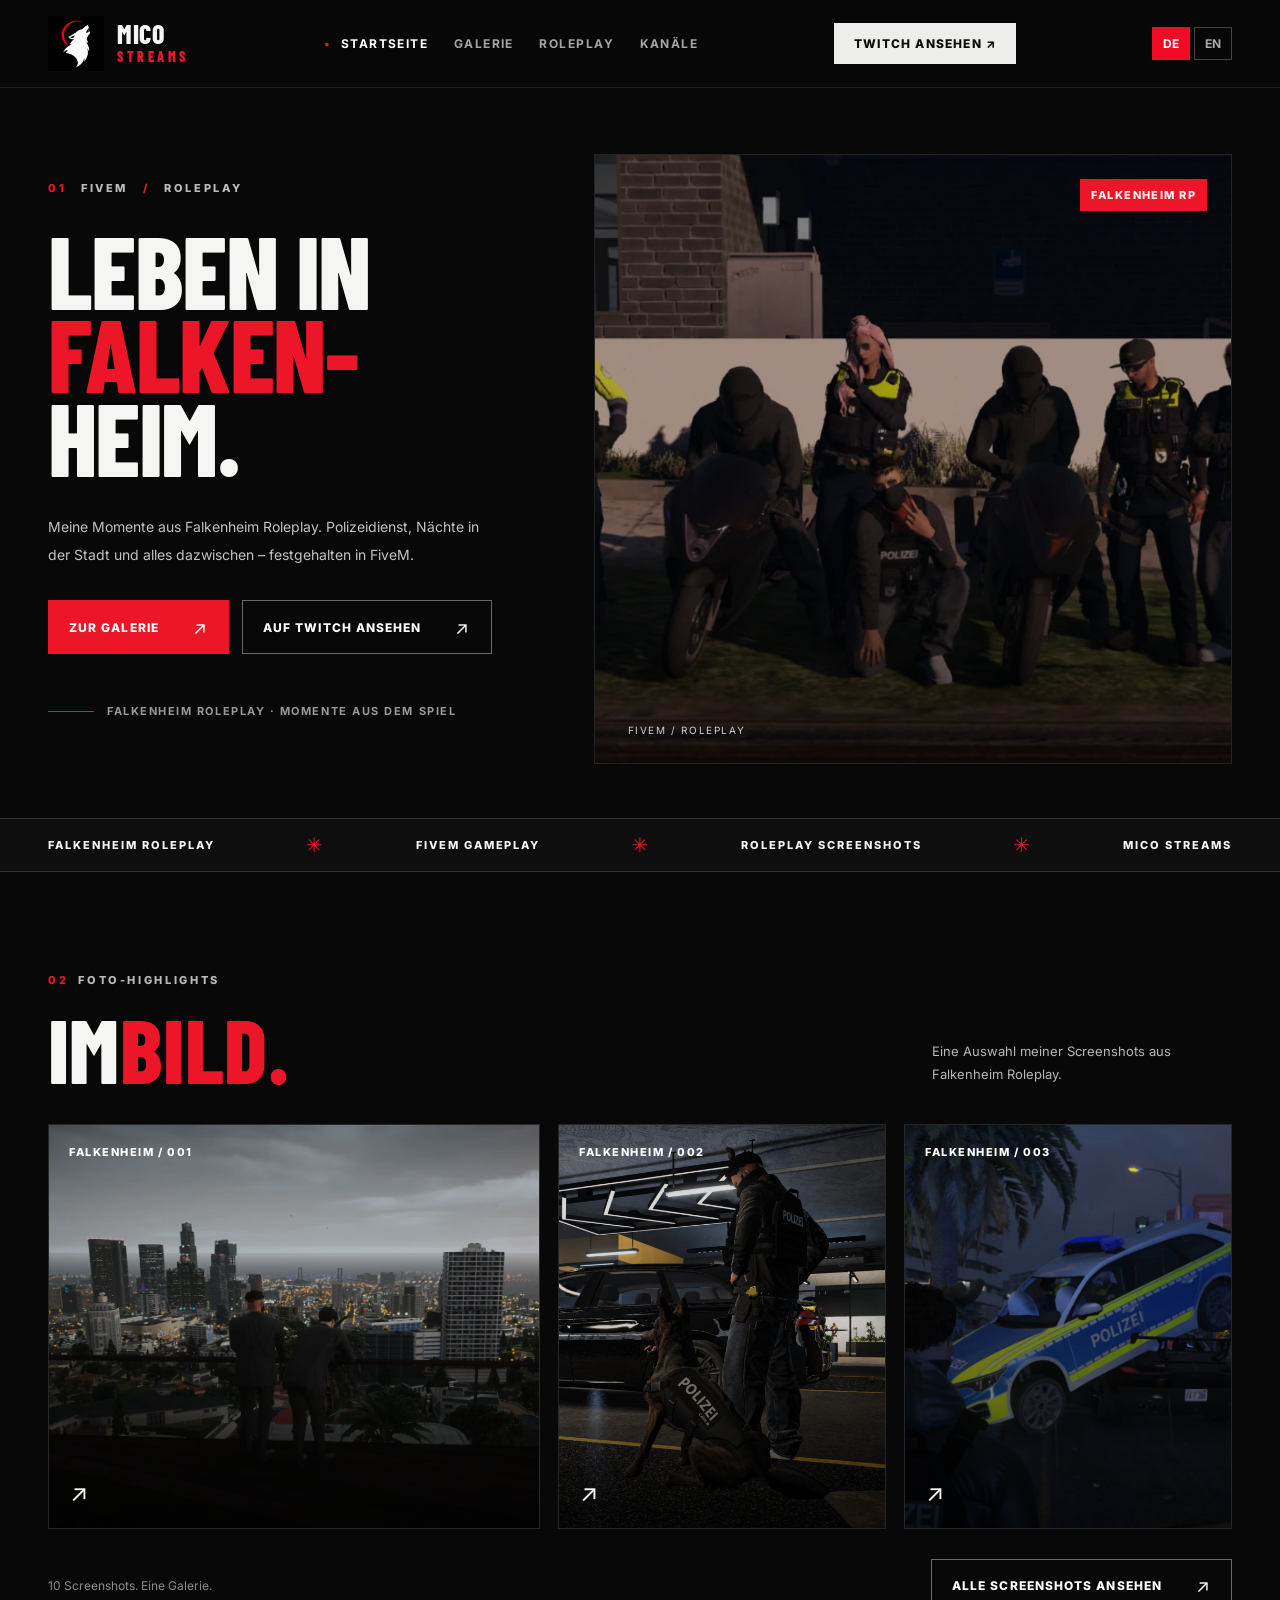
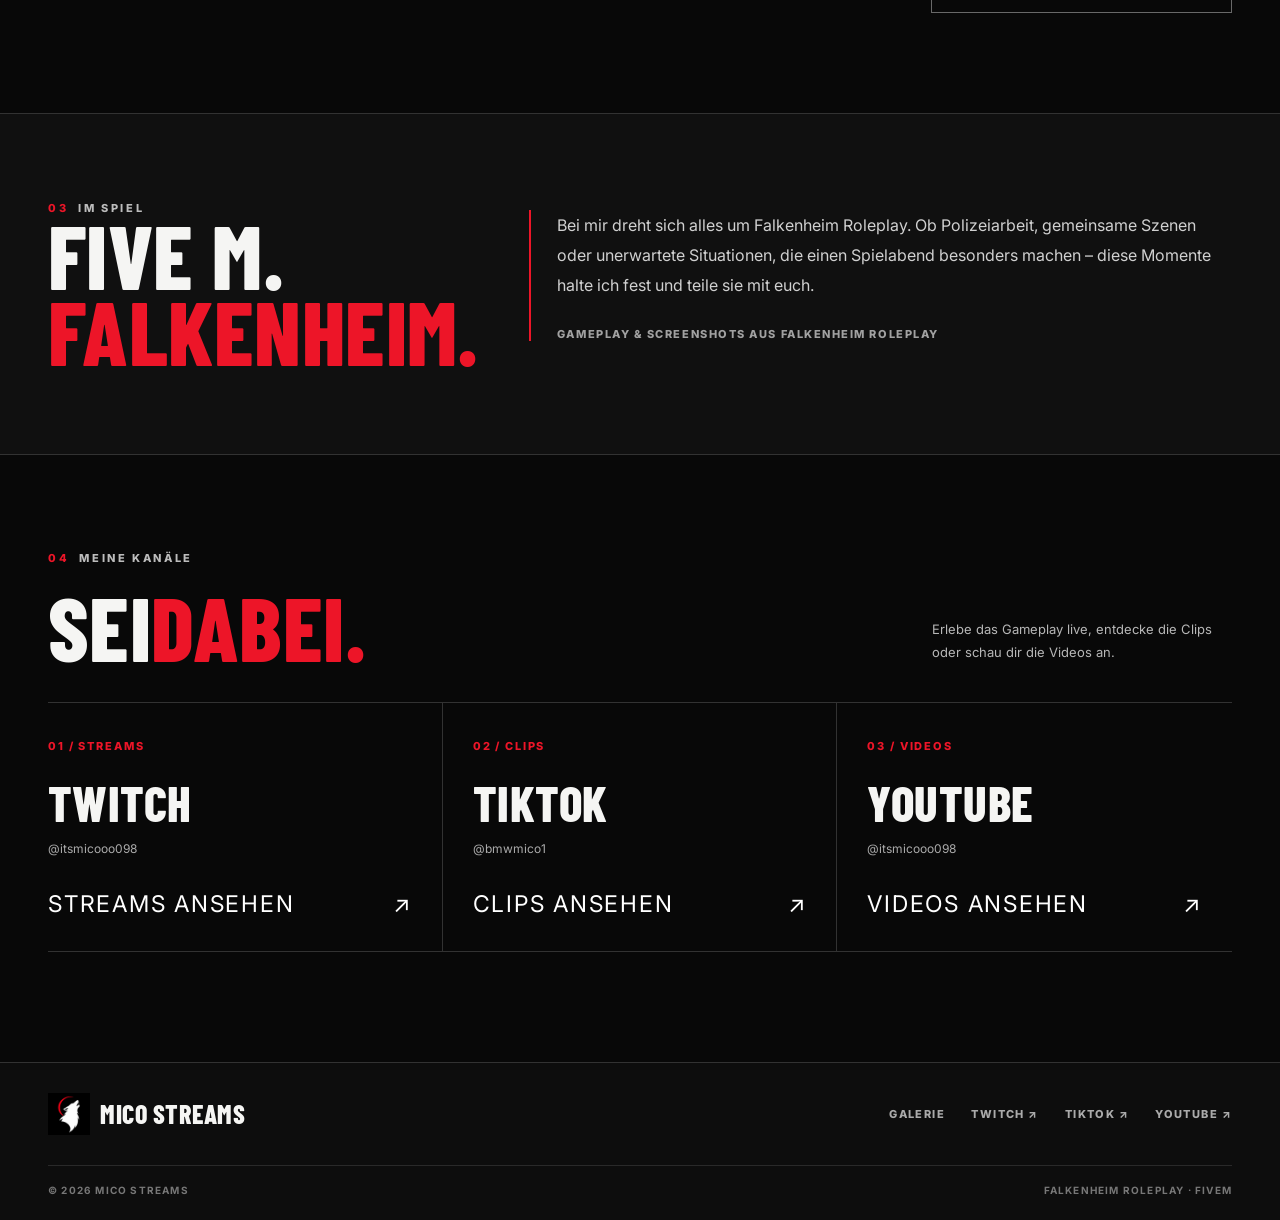
<file: index.html>
<!DOCTYPE html>

<html lang="de">
<head>
<meta charset="utf-8"/><meta content="width=device-width, initial-scale=1" name="viewport"/>
<meta content="#080808" name="theme-color"/>
<meta content="Mico Streams – FiveM-Gameplay, Screenshots, Streams und Videos aus Falkenheim Roleplay." data-de-content="Mico Streams – FiveM-Gameplay, Screenshots, Streams und Videos aus Falkenheim Roleplay." data-en-content="Mico Streams — FiveM gameplay and Falkenheim Roleplay screenshots, streams and videos." name="description"/>
<meta content="Mico Streams | Falkenheim Roleplay" property="og:title"/><meta content="Mico Streams – FiveM-Gameplay, Screenshots, Streams und Videos aus Falkenheim Roleplay." data-de-content="Mico Streams – FiveM-Gameplay, Screenshots, Streams und Videos aus Falkenheim Roleplay." data-en-content="FiveM roleplay moments from Falkenheim Roleplay." property="og:description"/><meta content="website" property="og:type"/>
<title data-de="Startseite — Mico Streams" data-en="Home — Mico Streams">Startseite — Mico Streams</title>
<link href="./logo.png" rel="icon" type="image/png"/>
<link href="https://fonts.googleapis.com" rel="preconnect"/><link crossorigin="" href="https://fonts.gstatic.com" rel="preconnect"/>
<link href="https://fonts.googleapis.com/css2?family=Barlow+Condensed:wght@600;700;800&amp;family=Inter:wght@400;500;600;700;800&amp;display=swap" rel="stylesheet"/>
<link href="./styles.css" rel="stylesheet"/><script defer="" src="./main.js"></script>
</head>
<body><a class="skip" href="#main"><span data-de="Zum Inhalt springen" data-en="Skip to content">Zum Inhalt springen</span></a>
<header class="topbar"><div class="shell topbar-inner">
<a aria-label="Mico Streams — Startseite" class="brand" data-de-aria-label="Mico Streams — Startseite" data-en-aria-label="Mico Streams — home" href="./index.html"><img alt="" src="./logo.png"/><span class="brand-label">MICO<span>STREAMS</span></span></a>
<nav aria-label="Hauptnavigation" data-de-aria-label="Hauptnavigation" data-en-aria-label="Main navigation"><a aria-current="page" class="nav-item" href="./index.html"><span data-de="Startseite" data-en="Home">Startseite</span></a><a class="nav-item" href="./gallery.html"><span data-de="Galerie" data-en="Gallery">Galerie</span></a><a class="nav-item" href="./index.html#roleplay">Roleplay</a><a class="nav-item" href="./index.html#socials"><span data-de="Kanäle" data-en="Socials">Kanäle</span></a></nav>
<a class="nav-cta" href="https://www.twitch.tv/itsmicooo098" rel="noopener noreferrer" target="_blank"><span data-de="Twitch ansehen ↗" data-en="Watch Twitch ↗">Twitch ansehen ↗</span></a>
<div aria-label="Sprache / Language" class="language-switch" role="group"><button aria-label="Deutsch" aria-pressed="true" data-language="de" type="button">DE</button><button aria-label="English" aria-pressed="false" data-language="en" type="button">EN</button></div></div></header>
<main id="main">
<section aria-labelledby="hero-title" class="hero"><div class="shell hero-layout">
<div class="hero-copy" data-reveal="">
<div class="eyebrow"><strong>01</strong> FIVEM <span class="slash">/</span> ROLEPLAY</div>
<h1 id="hero-title"><span data-de="LEBEN IN" data-en="LIFE IN">LEBEN IN</span><br/><span>FALKEN-</span><br/>HEIM.</h1>
<p><span data-de="Meine Momente aus Falkenheim Roleplay. Polizeidienst, Nächte in der Stadt und alles dazwischen – festgehalten in FiveM." data-en="My moments from Falkenheim Roleplay. Police shifts, city nights and everything that happens in between — captured through FiveM gameplay.">Meine Momente aus Falkenheim Roleplay. Polizeidienst, Nächte in der Stadt und alles dazwischen – festgehalten in FiveM.</span></p>
<div class="button-row"><a class="button button-red" href="./gallery.html"><span data-de="Zur Galerie" data-en="View the gallery">Zur Galerie</span><span aria-hidden="true" class="arrow">↗</span></a><a class="button button-ghost" href="https://www.twitch.tv/itsmicooo098" rel="noopener noreferrer" target="_blank"><span data-de="Auf Twitch ansehen" data-en="Watch on Twitch">Auf Twitch ansehen</span><span aria-hidden="true" class="arrow">↗</span></a></div>
<div class="hero-quote"><span class="short-line"></span><span data-de="Falkenheim Roleplay · Momente aus dem Spiel" data-en="Falkenheim Roleplay · In-game moments">Falkenheim Roleplay · Momente aus dem Spiel</span></div>
</div>
<div class="hero-visual" data-reveal=""><img alt="Gruppe von Charakteren und Polizisten mit Motorrädern in Falkenheim Roleplay" data-de-alt="Gruppe von Charakteren und Polizisten mit Motorrädern in Falkenheim Roleplay" data-en-alt="Group of characters and police officers with motorcycles in Falkenheim Roleplay" fetchpriority="high" src="./squad.webp"/><span class="hero-corner">FALKENHEIM RP</span><div class="hero-caption"><small>FiveM / Roleplay</small></div></div>
</div></section>
<div class="ticker"><div class="shell ticker-inner"><span>FALKENHEIM ROLEPLAY</span><i aria-hidden="true">✳</i><span>FIVEM GAMEPLAY</span><i aria-hidden="true">✳</i><span>ROLEPLAY SCREENSHOTS</span><i aria-hidden="true">✳</i><span>MICO STREAMS</span></div></div>
<section class="content-section" id="highlights"><div class="shell">
<div class="section-heading" data-reveal=""><div><div class="eyebrow"><strong>02</strong><span data-de="FOTO-HIGHLIGHTS" data-en="PHOTO HIGHLIGHTS">FOTO-HIGHLIGHTS</span></div><h2><span data-de="IM" data-en="IN THE">IM</span><em><span data-de="BILD." data-en="FRAME.">BILD.</span></em></h2></div><p><span data-de="Eine Auswahl meiner Screenshots aus Falkenheim Roleplay." data-en="A selection of screenshots from my gameplay on Falkenheim Roleplay.">Eine Auswahl meiner Screenshots aus Falkenheim Roleplay.</span></p></div>
<div class="feature-grid">
<a aria-label="Galerie öffnen" class="feature-card" data-de-aria-label="Galerie öffnen" data-en-aria-label="Open gallery" data-reveal="" href="./gallery.html"><img alt="Rollenspielcharaktere mit Blick über die Stadt" data-de-alt="Rollenspielcharaktere mit Blick über die Stadt" data-en-alt="Roleplay characters overlooking the city" loading="lazy" src="./cityscape.webp"/><span class="feature-label">FALKENHEIM / 001</span><span class="feature-name"><span aria-hidden="true">↗</span></span></a>
<a aria-label="Galerie öffnen" class="feature-card" data-de-aria-label="Galerie öffnen" data-en-aria-label="Open gallery" data-reveal="" href="./gallery.html"><img alt="Polizist mit Diensthund" data-de-alt="Polizist mit Diensthund" data-en-alt="Police officer with police dog" loading="lazy" src="./k9.webp"/><span class="feature-label">FALKENHEIM / 002</span><span class="feature-name"><span aria-hidden="true">↗</span></span></a>
<a aria-label="Galerie öffnen" class="feature-card" data-de-aria-label="Galerie öffnen" data-en-aria-label="Open gallery" data-reveal="" href="./gallery.html"><img alt="Polizeiauto auf einem anderen Fahrzeug" data-de-alt="Polizeiauto auf einem anderen Fahrzeug" data-en-alt="Police car on top of another vehicle" loading="lazy" src="./police-car.webp"/><span class="feature-label">FALKENHEIM / 003</span><span class="feature-name"><span aria-hidden="true">↗</span></span></a>
</div>
<div class="section-bottom" data-reveal=""><p><span data-de="10 Screenshots. Eine Galerie." data-en="10 screenshots. One gallery.">10 Screenshots. Eine Galerie.</span></p><a class="button button-ghost" href="./gallery.html"><span data-de="Alle Screenshots ansehen" data-en="See all screenshots">Alle Screenshots ansehen</span><span aria-hidden="true" class="arrow">↗</span></a></div>
</div></section>
<section class="rp-band" id="roleplay"><div class="shell rp-inner"><div data-reveal=""><div class="eyebrow"><strong>03</strong><span data-de="IM SPIEL" data-en="IN GAME">IM SPIEL</span></div><h2>FIVE M.<br/><span>FALKENHEIM.</span></h2></div><div class="rp-copy" data-reveal=""><p><span data-de="Bei mir dreht sich alles um Falkenheim Roleplay. Ob Polizeiarbeit, gemeinsame Szenen oder unerwartete Situationen, die einen Spielabend besonders machen – diese Momente halte ich fest und teile sie mit euch." data-en="My content focuses on roleplay in Falkenheim Roleplay. From police work and group scenes to the unexpected situations that make a session memorable — these are the moments I like to capture and share.">Bei mir dreht sich alles um Falkenheim Roleplay. Ob Polizeiarbeit, gemeinsame Szenen oder unerwartete Situationen, die einen Spielabend besonders machen – diese Momente halte ich fest und teile sie mit euch.</span></p><div class="rp-note"><span data-de="Gameplay &amp; Screenshots aus Falkenheim Roleplay" data-en="Gameplay &amp; screenshots from Falkenheim Roleplay">Gameplay &amp; Screenshots aus Falkenheim Roleplay</span></div></div></div></section>
<section class="socials-section" id="socials"><div class="shell"><div class="section-heading" data-reveal=""><div><div class="eyebrow"><strong>04</strong><span data-de="MEINE KANÄLE" data-en="MY CHANNELS">MEINE KANÄLE</span></div><h2><span data-de="SEI" data-en="FOLLOW">SEI</span><em><span data-de="DABEI." data-en="ALONG.">DABEI.</span></em></h2></div><p><span data-de="Erlebe das Gameplay live, entdecke die Clips oder schau dir die Videos an." data-en="Watch the gameplay live, catch the clips, or check out the videos.">Erlebe das Gameplay live, entdecke die Clips oder schau dir die Videos an.</span></p></div>
<div class="social-grid">
<a class="social" href="https://www.twitch.tv/itsmicooo098" rel="noopener noreferrer" target="_blank"><span class="social-no">01 / STREAMS</span><h3>TWITCH</h3><p>@itsmicooo098</p><div class="social-action"><span data-de="Streams ansehen" data-en="Watch streams">Streams ansehen</span><span aria-hidden="true">↗</span></div></a>
<a class="social" href="https://www.tiktok.com/@bmwmico1" rel="noopener noreferrer" target="_blank"><span class="social-no">02 / CLIPS</span><h3>TIKTOK</h3><p>@bmwmico1</p><div class="social-action"><span data-de="Clips ansehen" data-en="Watch clips">Clips ansehen</span><span aria-hidden="true">↗</span></div></a>
<a class="social" href="https://www.youtube.com/@itsmicooo098" rel="noopener noreferrer" target="_blank"><span class="social-no">03 / VIDEOS</span><h3>YOUTUBE</h3><p>@itsmicooo098</p><div class="social-action"><span data-de="Videos ansehen" data-en="Watch videos">Videos ansehen</span><span aria-hidden="true">↗</span></div></a>
</div>
</div></section>
</main><footer class="site-footer"><div class="shell">
<div class="footer-top"><a class="footer-logo" href="./index.html"><img alt="" src="./logo.png"/> MICO STREAMS</a>
<div class="footer-links"><a href="./gallery.html"><span data-de="Galerie" data-en="Gallery">Galerie</span></a><a href="https://www.twitch.tv/itsmicooo098" rel="noopener noreferrer" target="_blank">Twitch ↗</a><a href="https://www.tiktok.com/@bmwmico1" rel="noopener noreferrer" target="_blank">TikTok ↗</a><a href="https://www.youtube.com/@itsmicooo098" rel="noopener noreferrer" target="_blank">YouTube ↗</a></div></div>
<div class="footer-bottom"><span>© <span id="year">2026</span> Mico Streams</span><span>Falkenheim Roleplay · FiveM</span></div>
</div></footer>
</body></html>
</file>
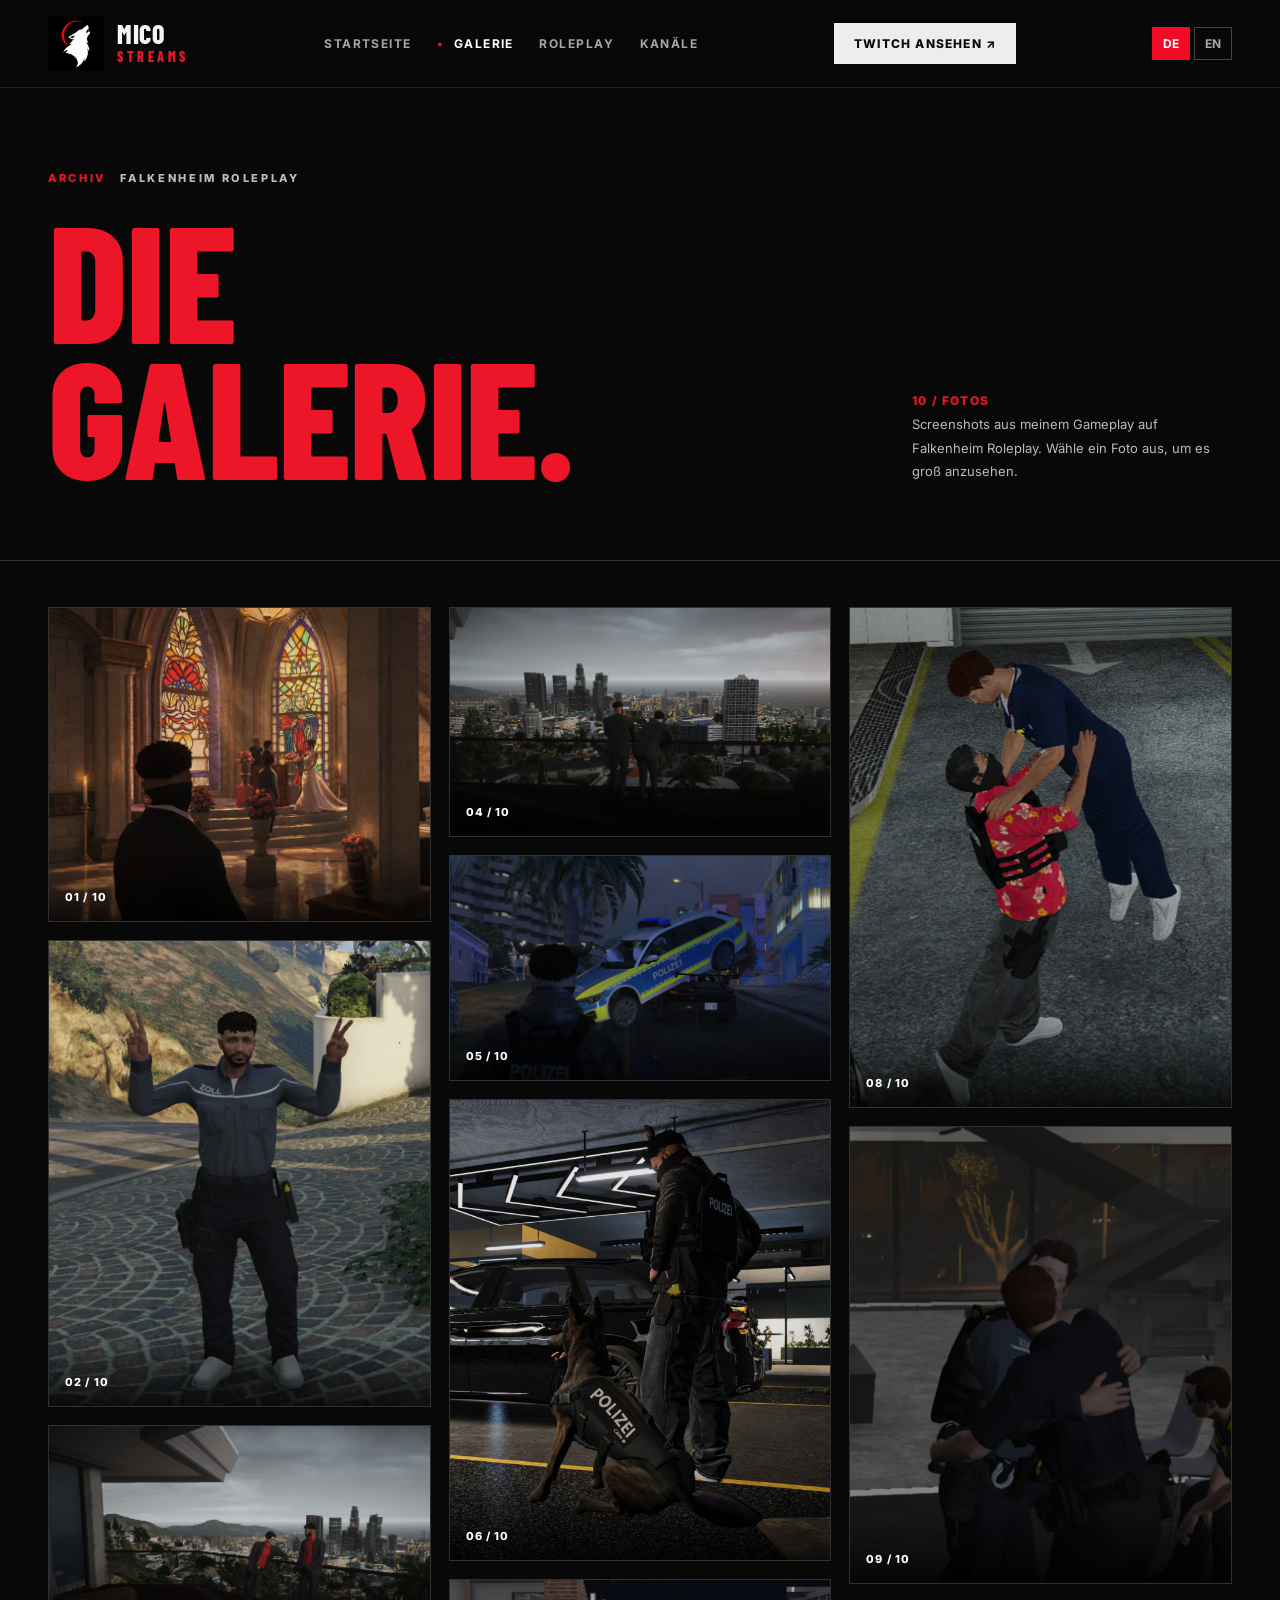
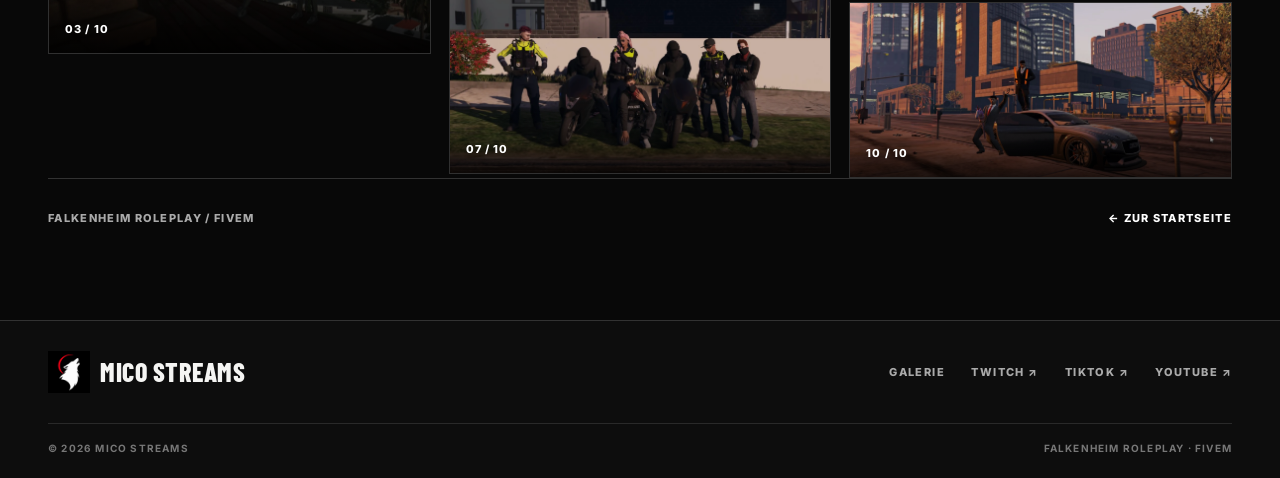
<file: gallery.html>
<!DOCTYPE html>

<html lang="de">
<head>
<meta charset="utf-8"/><meta content="width=device-width, initial-scale=1" name="viewport"/>
<meta content="#080808" name="theme-color"/>
<meta content="Mico Streams – FiveM-Gameplay, Screenshots, Streams und Videos aus Falkenheim Roleplay." data-de-content="Mico Streams – FiveM-Gameplay, Screenshots, Streams und Videos aus Falkenheim Roleplay." data-en-content="Mico Streams — FiveM gameplay and Falkenheim Roleplay screenshots, streams and videos." name="description"/>
<meta content="Mico Streams | Falkenheim Roleplay" property="og:title"/><meta content="Mico Streams – FiveM-Gameplay, Screenshots, Streams und Videos aus Falkenheim Roleplay." data-de-content="Mico Streams – FiveM-Gameplay, Screenshots, Streams und Videos aus Falkenheim Roleplay." data-en-content="FiveM roleplay moments from Falkenheim Roleplay." property="og:description"/><meta content="website" property="og:type"/>
<title data-de="Galerie — Mico Streams" data-en="Gallery — Mico Streams">Galerie — Mico Streams</title>
<link href="./logo.png" rel="icon" type="image/png"/>
<link href="https://fonts.googleapis.com" rel="preconnect"/><link crossorigin="" href="https://fonts.gstatic.com" rel="preconnect"/>
<link href="https://fonts.googleapis.com/css2?family=Barlow+Condensed:wght@600;700;800&amp;family=Inter:wght@400;500;600;700;800&amp;display=swap" rel="stylesheet"/>
<link href="./styles.css" rel="stylesheet"/><script defer="" src="./main.js"></script>
</head>
<body><a class="skip" href="#main"><span data-de="Zum Inhalt springen" data-en="Skip to content">Zum Inhalt springen</span></a>
<header class="topbar"><div class="shell topbar-inner">
<a aria-label="Mico Streams — Startseite" class="brand" data-de-aria-label="Mico Streams — Startseite" data-en-aria-label="Mico Streams — home" href="./index.html"><img alt="" src="./logo.png"/><span class="brand-label">MICO<span>STREAMS</span></span></a>
<nav aria-label="Hauptnavigation" data-de-aria-label="Hauptnavigation" data-en-aria-label="Main navigation"><a class="nav-item" href="./index.html"><span data-de="Startseite" data-en="Home">Startseite</span></a><a aria-current="page" class="nav-item" href="./gallery.html"><span data-de="Galerie" data-en="Gallery">Galerie</span></a><a class="nav-item" href="./index.html#roleplay">Roleplay</a><a class="nav-item" href="./index.html#socials"><span data-de="Kanäle" data-en="Socials">Kanäle</span></a></nav>
<a class="nav-cta" href="https://www.twitch.tv/itsmicooo098" rel="noopener noreferrer" target="_blank"><span data-de="Twitch ansehen ↗" data-en="Watch Twitch ↗">Twitch ansehen ↗</span></a>
<div aria-label="Sprache / Language" class="language-switch" role="group"><button aria-label="Deutsch" aria-pressed="true" data-language="de" type="button">DE</button><button aria-label="English" aria-pressed="false" data-language="en" type="button">EN</button></div></div></header>
<main id="main">
<section class="gallery-hero"><div class="shell">
<div class="eyebrow"><strong><span data-de="ARCHIV" data-en="ARCHIVE">ARCHIV</span></strong> FALKENHEIM ROLEPLAY</div>
<div class="gallery-heading"><h1><span data-de="DIE" data-en="THE">DIE</span><br/><span><span data-de="GALERIE." data-en="GALLERY.">GALERIE.</span></span></h1><div><div class="photo-count"><span data-de="10 / FOTOS" data-en="10 / PHOTOS">10 / FOTOS</span></div><p><span data-de="Screenshots aus meinem Gameplay auf Falkenheim Roleplay. Wähle ein Foto aus, um es groß anzusehen." data-en="Screenshots from my gameplay on Falkenheim Roleplay. Select a photo to view it in full.">Screenshots aus meinem Gameplay auf Falkenheim Roleplay. Wähle ein Foto aus, um es groß anzusehen.</span></p></div></div>
</div></section>
<section class="gallery-section"><div class="shell">
<div class="gallery-grid" id="gallery-grid"><button aria-label="Foto 1 öffnen" class="photo-card" data-de-aria-label="Foto 1 öffnen" data-en-aria-label="Open photo 1" data-photo="0" type="button"><img alt="Charaktere bei einer Zeremonie in einer Kapelle mit bunten Glasfenstern." data-de-alt="Charaktere bei einer Zeremonie in einer Kapelle mit bunten Glasfenstern." data-en-alt="Chapel interior with characters gathered for a ceremony beneath stained-glass windows." loading="lazy" src="./chapel.webp"/><span aria-hidden="true" class="zoom"><span data-de="ANSEHEN +" data-en="VIEW +">ANSEHEN +</span></span><span class="photo-meta"><span>01 / 10</span></span></button>
<button aria-label="Foto 2 öffnen" class="photo-card" data-de-aria-label="Foto 2 öffnen" data-en-aria-label="Open photo 2" data-photo="1" type="button"><img alt="Rollenspielcharakter in Zolluniform mit zwei erhobenen Peace-Zeichen." data-de-alt="Rollenspielcharakter in Zolluniform mit zwei erhobenen Peace-Zeichen." data-en-alt="Roleplay character in a Zoll uniform holding both hands up in peace signs." loading="lazy" src="./customs.webp"/><span aria-hidden="true" class="zoom"><span data-de="ANSEHEN +" data-en="VIEW +">ANSEHEN +</span></span><span class="photo-meta"><span>02 / 10</span></span></button>
<button aria-label="Foto 3 öffnen" class="photo-card" data-de-aria-label="Foto 3 öffnen" data-en-aria-label="Open photo 3" data-photo="2" type="button"><img alt="Zwei Charaktere in schwarzen Anzügen und roten Hemden auf einem Balkon über der Stadt." data-de-alt="Zwei Charaktere in schwarzen Anzügen und roten Hemden auf einem Balkon über der Stadt." data-en-alt="Two characters in black suits with red shirts standing on a balcony overlooking the city." loading="lazy" src="./balcony.webp"/><span aria-hidden="true" class="zoom"><span data-de="ANSEHEN +" data-en="VIEW +">ANSEHEN +</span></span><span class="photo-meta"><span>03 / 10</span></span></button>
<button aria-label="Foto 4 öffnen" class="photo-card" data-de-aria-label="Foto 4 öffnen" data-en-aria-label="Open photo 4" data-photo="3" type="button"><img alt="Zwei Rollenspielcharaktere vor der beleuchteten Skyline in der Abenddämmerung." data-de-alt="Zwei Rollenspielcharaktere vor der beleuchteten Skyline in der Abenddämmerung." data-en-alt="Two roleplay characters looking over a brightly lit skyline at dusk." loading="lazy" src="./cityscape.webp"/><span aria-hidden="true" class="zoom"><span data-de="ANSEHEN +" data-en="VIEW +">ANSEHEN +</span></span><span class="photo-meta"><span>04 / 10</span></span></button>
<button aria-label="Foto 5 öffnen" class="photo-card" data-de-aria-label="Foto 5 öffnen" data-en-aria-label="Open photo 5" data-photo="4" type="button"><img alt="Ein Polizeifahrzeug auf dem Heck eines anderen Autos bei Nacht." data-de-alt="Ein Polizeifahrzeug auf dem Heck eines anderen Autos bei Nacht." data-en-alt="A police vehicle perched over the rear of another car at night." loading="lazy" src="./police-car.webp"/><span aria-hidden="true" class="zoom"><span data-de="ANSEHEN +" data-en="VIEW +">ANSEHEN +</span></span><span class="photo-meta"><span>05 / 10</span></span></button>
<button aria-label="Foto 6 öffnen" class="photo-card" data-de-aria-label="Foto 6 öffnen" data-en-aria-label="Open photo 6" data-photo="5" type="button"><img alt="Ein Polizist neben einem sitzenden Diensthund in einer Tiefgarage." data-de-alt="Ein Polizist neben einem sitzenden Diensthund in einer Tiefgarage." data-en-alt="Police officer standing beside a seated police dog in a parking garage." loading="lazy" src="./k9.webp"/><span aria-hidden="true" class="zoom"><span data-de="ANSEHEN +" data-en="VIEW +">ANSEHEN +</span></span><span class="photo-meta"><span>06 / 10</span></span></button>
<button aria-label="Foto 7 öffnen" class="photo-card" data-de-aria-label="Foto 7 öffnen" data-en-aria-label="Open photo 7" data-photo="6" type="button"><img alt="Eine Gruppe von Polizisten und anderen Rollenspielcharakteren mit zwei Motorrädern." data-de-alt="Eine Gruppe von Polizisten und anderen Rollenspielcharakteren mit zwei Motorrädern." data-en-alt="Group of roleplay police officers and other characters posing with two motorcycles." loading="lazy" src="./squad.webp"/><span aria-hidden="true" class="zoom"><span data-de="ANSEHEN +" data-en="VIEW +">ANSEHEN +</span></span><span class="photo-meta"><span>07 / 10</span></span></button>
<button aria-label="Foto 8 öffnen" class="photo-card" data-de-aria-label="Foto 8 öffnen" data-en-aria-label="Open photo 8" data-photo="7" type="button"><img alt="Eine medizinische Fachkraft versorgt in einer Rollenspielszene eine Person im roten Hemd." data-de-alt="Eine medizinische Fachkraft versorgt in einer Rollenspielszene eine Person im roten Hemd." data-en-alt="Medical worker attending to a person wearing a red shirt during a roleplay scene." loading="lazy" src="./medic.webp"/><span aria-hidden="true" class="zoom"><span data-de="ANSEHEN +" data-en="VIEW +">ANSEHEN +</span></span><span class="photo-meta"><span>08 / 10</span></span></button>
<button aria-label="Foto 9 öffnen" class="photo-card" data-de-aria-label="Foto 9 öffnen" data-en-aria-label="Open photo 9" data-photo="8" type="button"><img alt="Zwei Charaktere umarmen sich, während ein weiterer Charakter daneben sitzt." data-de-alt="Zwei Charaktere umarmen sich, während ein weiterer Charakter daneben sitzt." data-en-alt="Two characters embracing during a roleplay scene, with another character seated nearby." loading="lazy" src="./colleagues.webp"/><span aria-hidden="true" class="zoom"><span data-de="ANSEHEN +" data-en="VIEW +">ANSEHEN +</span></span><span class="photo-meta"><span>09 / 10</span></span></button>
<button aria-label="Foto 10 öffnen" class="photo-card" data-de-aria-label="Foto 10 öffnen" data-en-aria-label="Open photo 10" data-photo="9" type="button"><img alt="Zwei Charaktere bei einem Luxusauto in der Innenstadt im Sonnenuntergang." data-de-alt="Zwei Charaktere bei einem Luxusauto in der Innenstadt im Sonnenuntergang." data-en-alt="Two characters posing around a luxury car on a downtown street at sunset." loading="lazy" src="./street.webp"/><span aria-hidden="true" class="zoom"><span data-de="ANSEHEN +" data-en="VIEW +">ANSEHEN +</span></span><span class="photo-meta"><span>10 / 10</span></span></button></div>
<div class="back-row"><span>Falkenheim Roleplay / FiveM</span><a href="./index.html"><span data-de="← Zur Startseite" data-en="← Back to home">← Zur Startseite</span></a></div>
</div></section>
</main>
<dialog aria-label="Bildansicht" class="lightbox" data-de-aria-label="Bildansicht" data-en-aria-label="Photo viewer" id="lightbox"><div class="lightbox-inner">
<div class="lightbox-toolbar"><span class="modal-index" id="lightbox-counter">01 / 10</span><button aria-label="Bildansicht schließen" data-de-aria-label="Bildansicht schließen" data-en-aria-label="Close photo viewer" id="lightbox-close" type="button"><span data-de="Schließen ×" data-en="Close ×">Schließen ×</span></button></div>
<div class="lightbox-stage" id="lightbox-stage"><button aria-label="Vorheriges Foto" class="lightbox-nav lightbox-prev" data-de-aria-label="Vorheriges Foto" data-en-aria-label="Previous photo" id="lightbox-prev" type="button">←</button><img alt="" id="lightbox-image"/><button aria-label="Nächstes Foto" class="lightbox-nav lightbox-next" data-de-aria-label="Nächstes Foto" data-en-aria-label="Next photo" id="lightbox-next" type="button">→</button></div>
<div class="lightbox-bottom"><p>Falkenheim Roleplay · FiveM</p></div>
</div></dialog>
<footer class="site-footer"><div class="shell">
<div class="footer-top"><a class="footer-logo" href="./index.html"><img alt="" src="./logo.png"/> MICO STREAMS</a>
<div class="footer-links"><a href="./gallery.html"><span data-de="Galerie" data-en="Gallery">Galerie</span></a><a href="https://www.twitch.tv/itsmicooo098" rel="noopener noreferrer" target="_blank">Twitch ↗</a><a href="https://www.tiktok.com/@bmwmico1" rel="noopener noreferrer" target="_blank">TikTok ↗</a><a href="https://www.youtube.com/@itsmicooo098" rel="noopener noreferrer" target="_blank">YouTube ↗</a></div></div>
<div class="footer-bottom"><span>© <span id="year">2026</span> Mico Streams</span><span>Falkenheim Roleplay · FiveM</span></div>
</div></footer><script id="gallery-data" type="application/json">[{"src": "./chapel.webp", "alt": "Chapel interior with characters gathered for a ceremony beneath stained-glass windows."}, {"src": "./customs.webp", "alt": "Roleplay character in a Zoll uniform holding both hands up in peace signs."}, {"src": "./balcony.webp", "alt": "Two characters in black suits with red shirts standing on a balcony overlooking the city."}, {"src": "./cityscape.webp", "alt": "Two roleplay characters looking over a brightly lit skyline at dusk."}, {"src": "./police-car.webp", "alt": "A police vehicle perched over the rear of another car at night."}, {"src": "./k9.webp", "alt": "Police officer standing beside a seated police dog in a parking garage."}, {"src": "./squad.webp", "alt": "Group of roleplay police officers and other characters posing with two motorcycles."}, {"src": "./medic.webp", "alt": "Medical worker attending to a person wearing a red shirt during a roleplay scene."}, {"src": "./colleagues.webp", "alt": "Two characters embracing during a roleplay scene, with another character seated nearby."}, {"src": "./street.webp", "alt": "Two characters posing around a luxury car on a downtown street at sunset."}]</script></body></html>
</file>
<file: styles.css>
:root{--bg:#080808;--surface:#111;--text:#f5f5f3;--muted:#a8a8a8;--rule:#323232;--red:#ed1528;--font-body:'Inter',system-ui,-apple-system,BlinkMacSystemFont,'Segoe UI',sans-serif;--font-display:'Barlow Condensed','Arial Narrow',Impact,sans-serif}
*{box-sizing:border-box}
html{scroll-behavior:smooth;scroll-padding-top:90px}
body{background:var(--bg);color:var(--text);font-family:var(--font-body);margin:0;min-width:320px;-webkit-font-smoothing:antialiased}
a{color:inherit;text-decoration:none}button{font:inherit}img{display:block;width:100%}::selection{background:var(--red);color:white}
:focus-visible{outline:2px solid var(--red);outline-offset:5px}.skip{position:absolute;top:-100px;left:15px;padding:12px 18px;background:white;color:black;z-index:90}.skip:focus{top:15px}
.shell{width:min(1320px,calc(100% - 96px));margin-inline:auto}.divider{border-top:1px solid var(--rule)}
.topbar{height:88px;position:sticky;top:0;z-index:30;background:rgba(8,8,8,.94);backdrop-filter:blur(16px);border-bottom:1px solid #202020}
.topbar-inner{height:100%;display:flex;justify-content:space-between;align-items:center;gap:28px}
.brand{display:inline-flex;align-items:center;gap:13px;min-width:0}.brand img{width:56px;height:56px;object-fit:contain;flex-shrink:0}.brand-label{font-family:var(--font-display);font-size:26px;font-weight:800;letter-spacing:.025em;line-height:.78;white-space:nowrap}.brand-label span{display:block;color:var(--red);font-size:14px;letter-spacing:.25em;margin-top:8px}
nav{display:flex;gap:34px;align-items:center}.nav-item{color:#a5a5a5;font-size:12px;text-transform:uppercase;font-weight:700;letter-spacing:.12em;transition:color .15s}.nav-item:hover,.nav-item[aria-current='page']{color:#fff}.nav-item[aria-current='page']::before{content:'•';color:var(--red);margin-right:9px}
.nav-cta{background:#ededeb;color:#0b0b0b;padding:13px 20px;text-transform:uppercase;font-size:12px;letter-spacing:.10em;font-weight:800;transition:background .2s,transform .2s}.nav-cta:hover{background:white;transform:translateY(-2px)}
.eyebrow{font-size:11px;font-weight:800;letter-spacing:.24em;line-height:1.5;text-transform:uppercase;color:#bcbcbc}.eyebrow strong{color:var(--red);font-weight:800;margin-right:10px}.eyebrow .slash{padding:0 10px;color:var(--red)}
h1,h2,h3,p{margin:0}h1,h2{font-family:var(--font-display);text-transform:uppercase;font-weight:800;letter-spacing:.005em}p{line-height:1.8}
.button-row{display:flex;gap:13px;flex-wrap:wrap}.button{display:inline-flex;align-items:center;justify-content:center;gap:34px;font-size:12px;font-weight:800;text-transform:uppercase;letter-spacing:.09em;min-height:54px;padding:0 20px;border:1px solid #fff;transition:background .2s,color .2s,transform .2s}.button:hover{transform:translateY(-2px)}.button-red{background:var(--red);border-color:var(--red);color:white}.button-red:hover{background:#fd263b}.button-ghost{border-color:#686868;background:transparent;color:#fff}.button-ghost:hover{background:#202020;border-color:#fff}.button .arrow{font-size:18px;font-weight:400}
/* Home page */
.hero{padding:66px 0 54px}.hero-layout{display:grid;grid-template-columns:.88fr 1.12fr;gap:44px;align-items:stretch;min-height:600px}
.hero-copy{display:flex;flex-direction:column;justify-content:center;padding:26px 0 46px}.hero-copy h1{font-size:clamp(74px,8vw,138px);line-height:.82;margin:31px 0 34px;letter-spacing:-.015em}.hero-copy h1 span{color:var(--red)}.hero-copy p{max-width:445px;color:#c3c3c3;font-size:14px;line-height:1.95;margin-bottom:32px}.hero-quote{margin-top:auto;padding-top:45px;display:flex;align-items:center;gap:13px;font-size:11px;color:#999;letter-spacing:.14em;text-transform:uppercase;font-weight:700}.hero-quote .short-line{height:1px;width:46px;background:var(--red)}
.hero-visual{position:relative;overflow:hidden;min-height:610px;background:#151515;border:1px solid #242424}.hero-visual img{height:100%;object-fit:cover;object-position:49% 50%;filter:brightness(.72);transition:transform 1.2s cubic-bezier(.2,.8,.2,1),filter .5s}.hero-visual:hover img{transform:scale(1.035);filter:brightness(.87)}.hero-visual::after{content:'';position:absolute;inset:0;background:linear-gradient(0deg,rgba(0,0,0,.67),transparent 45%);pointer-events:none}.hero-corner{position:absolute;top:24px;right:24px;font-size:11px;font-weight:800;letter-spacing:.13em;padding:9px 11px;background:var(--red);z-index:2}.hero-caption{position:absolute;left:33px;right:30px;bottom:27px;z-index:1;display:flex;gap:25px;align-items:end;justify-content:space-between}.hero-caption strong{font-family:var(--font-display);font-size:34px;line-height:1;text-transform:uppercase}.hero-caption small{font-size:10px;letter-spacing:.16em;text-transform:uppercase;color:#d1d1d1;max-width:130px;text-align:right}
.ticker{border-block:1px solid var(--rule);background:#0e0e0e}.ticker-inner{display:flex;justify-content:space-between;align-items:center;gap:18px;padding:19px 0;font-size:11px;font-weight:800;letter-spacing:.18em;text-transform:uppercase}.ticker-inner i{color:var(--red);font-style:normal;font-size:20px;line-height:0}.ticker-inner span:nth-child(even){color:#a1a1a1}
.content-section{padding:100px 0}.section-heading{display:flex;justify-content:space-between;align-items:end;gap:26px;margin-bottom:37px}.section-heading h2{font-size:clamp(58px,7vw,96px);line-height:.86;margin-top:21px}.section-heading p{font-size:13px;color:#b7b7b7;max-width:300px;line-height:1.8}.section-heading h2 em{font-style:normal;color:var(--red)}
.feature-grid{display:grid;grid-template-columns:1.2fr .8fr .8fr;gap:18px}.feature-card{min-width:0;position:relative;border:1px solid #272727;overflow:hidden;background:#171717;height:405px;display:block}.feature-card img{height:100%;object-fit:cover;transition:transform .65s ease,filter .65s ease;filter:brightness(.85)}.feature-card:hover img{transform:scale(1.06);filter:brightness(1)}.feature-card::after{content:'';position:absolute;inset:0;background:linear-gradient(0deg,rgba(0,0,0,.72),transparent 55%)}.feature-card .feature-label{position:absolute;top:20px;left:20px;z-index:2;font-size:11px;color:#fff;font-weight:800;letter-spacing:.14em;text-transform:uppercase}.feature-card .feature-name{position:absolute;bottom:21px;left:21px;right:21px;z-index:2;display:flex;justify-content:space-between;align-items:end;gap:8px}.feature-name strong{font-family:var(--font-display);font-weight:700;font-size:30px;text-transform:uppercase;line-height:.92}.feature-name span{font-size:24px}.feature-card:nth-child(2) img{object-position:center 45%}
.section-bottom{margin-top:30px;display:flex;align-items:center;justify-content:space-between;gap:20px}.section-bottom p{font-size:12px;color:#8b8b8b}.section-bottom .button{min-width:236px}
.rp-band{border-top:1px solid var(--rule);border-bottom:1px solid var(--rule);background:#101010}.rp-inner{padding:86px 0;display:grid;grid-template-columns:.7fr 1.3fr;gap:50px;align-items:start}.rp-inner h2{font-size:clamp(55px,7vw,96px);line-height:.85}.rp-inner h2 span{color:var(--red)}.rp-inner .rp-copy{border-left:2px solid var(--red);padding-left:26px;margin-top:10px}.rp-copy p{font-size:16px;line-height:1.9;color:#d0d0d0;max-width:660px}.rp-copy .rp-note{font-size:11px;font-weight:800;text-transform:uppercase;letter-spacing:.14em;color:#a1a1a1;margin-top:26px}
.socials-section{padding:95px 0 110px}.social-grid{display:grid;grid-template-columns:repeat(3,minmax(0,1fr));gap:0;border-top:1px solid var(--rule);border-bottom:1px solid var(--rule)}.social{padding:31px 30px 33px 0;border-right:1px solid var(--rule);position:relative;transition:background .2s}.social + .social{padding-left:30px}.social:last-child{border-right:0}.social .social-no{font-size:11px;color:var(--red);font-weight:800;letter-spacing:.17em}.social h3{font:800 49px/.95 var(--font-display);text-transform:uppercase;margin-top:26px;letter-spacing:.01em}.social p{color:#ababab;font-size:12px;margin-top:12px}.social .social-action{display:flex;justify-content:space-between;align-items:center;text-transform:uppercase;font-size:11px;font-weight:800;letter-spacing:.16em;color:white;margin-top:30px}.social .social-action span{font-size:23px;font-weight:400}.social:hover h3,.social:hover .social-action{color:var(--red)}
/* Gallery */
.gallery-hero{padding:82px 0 55px;border-bottom:1px solid var(--rule)}.gallery-hero .gallery-heading{display:flex;justify-content:space-between;align-items:end;gap:28px}.gallery-hero h1{font-size:clamp(77px,13vw,170px);line-height:.82;letter-spacing:-.01em;margin:23px 0}.gallery-hero h1 span{color:var(--red)}.gallery-hero p{font-size:13px;color:#bbb;max-width:320px;margin-bottom:22px}.photo-count{font-weight:800;color:var(--red);letter-spacing:.1em;font-size:12px;margin-bottom:5px;white-space:nowrap}
.gallery-section{padding:46px 0 95px}.gallery-grid{columns:3;column-gap:18px}.photo-card{break-inside:avoid;margin-bottom:18px;position:relative;overflow:hidden;border:1px solid #303030;background:#1a1a1a;cursor:zoom-in;width:100%;display:block;padding:0;color:inherit;text-align:left}.photo-card img{width:100%;height:auto;transition:transform .5s ease,filter .5s ease;filter:brightness(.9)}.photo-card:hover img{transform:scale(1.035);filter:brightness(.75)}.photo-card .photo-meta{position:absolute;inset:auto 0 0;padding:43px 16px 17px;background:linear-gradient(transparent,rgba(0,0,0,.8));display:flex;justify-content:space-between;align-items:end;gap:10px}.photo-card .photo-meta b{font-family:var(--font-display);font-weight:700;text-transform:uppercase;font-size:26px;line-height:.9}.photo-card .photo-meta span{font-size:11px;color:#fff;font-weight:800;letter-spacing:.1em}.photo-card .zoom{position:absolute;top:15px;right:15px;background:rgba(0,0,0,.75);border:1px solid #555;padding:8px 10px;font-size:13px;opacity:0;transform:translateY(-5px);transition:.2s}.photo-card:hover .zoom,.photo-card:focus-visible .zoom{opacity:1;transform:translateY(0)}
.back-row{padding-top:32px;border-top:1px solid var(--rule);display:flex;justify-content:space-between;align-items:center;gap:20px;font-size:11px;text-transform:uppercase;letter-spacing:.12em;font-weight:800;color:#aaa}.back-row a{color:#fff}.back-row a:hover{color:var(--red)}
/* Modal lightbox */
dialog.lightbox{width:min(1350px,96vw);max-width:none;max-height:94dvh;overflow:hidden;border:1px solid #444;background:#080808;color:white;padding:0;box-shadow:0 25px 120px rgba(0,0,0,.84)}.lightbox::backdrop{background:rgba(0,0,0,.92);backdrop-filter:blur(7px)}.lightbox-inner{display:flex;flex-direction:column;height:min(94dvh,950px)}.lightbox-toolbar{flex-shrink:0;display:flex;gap:15px;justify-content:space-between;align-items:center;border-bottom:1px solid #333;padding:13px 19px}.lightbox-toolbar .modal-index{font-weight:800;letter-spacing:.13em;text-transform:uppercase;font-size:11px;color:#b8b8b8}.lightbox-toolbar button{font-size:13px;background:#222;color:white;border:1px solid #444;cursor:pointer;padding:10px 13px}.lightbox-stage{display:flex;align-items:center;justify-content:center;flex:1;min-height:0;position:relative;padding:16px 65px}.lightbox-stage img{display:block;width:auto;height:auto;max-width:100%;max-height:100%;object-fit:contain}.lightbox-nav{position:absolute;top:50%;transform:translateY(-50%);background:#252525;border:1px solid #444;color:#fff;padding:13px 15px;cursor:pointer;font-size:19px}.lightbox-prev{left:13px}.lightbox-next{right:13px}.lightbox-bottom{display:flex;justify-content:space-between;gap:20px;padding:15px 20px;background:#101010;border-top:1px solid #333;align-items:baseline}.lightbox-bottom strong{font:700 26px/1 var(--font-display);text-transform:uppercase}.lightbox-bottom p{font-size:11px;color:#aaa}
.site-footer{border-top:1px solid var(--rule);background:#0d0d0d}.footer-top{display:flex;justify-content:space-between;align-items:center;gap:20px;padding:30px 0}.footer-top .footer-logo{display:flex;align-items:center;gap:10px;font:800 26px/1 var(--font-display);letter-spacing:.02em}.footer-logo img{width:42px;height:42px;object-fit:contain}.footer-links{display:flex;gap:26px;flex-wrap:wrap;font-size:11px;text-transform:uppercase;font-weight:800;letter-spacing:.13em;color:#aaa}.footer-links a:hover{color:#fff}.footer-bottom{border-top:1px solid #292929;display:flex;justify-content:space-between;gap:20px;flex-wrap:wrap;padding:18px 0 24px;color:#777;font-size:10px;letter-spacing:.12em;text-transform:uppercase;font-weight:700}
[data-reveal]{opacity:0;transform:translateY(18px);transition:transform .6s cubic-bezier(.2,.65,.2,1),opacity .6s ease}[data-reveal].is-visible{opacity:1;transform:none}
@media(max-width:980px){.hero-layout{grid-template-columns:1fr 1fr;gap:25px;min-height:520px}.hero-copy h1{font-size:clamp(66px,9vw,100px)}.hero-visual{min-height:520px}.feature-grid{grid-template-columns:1fr 1fr}.feature-card:first-child{grid-column:1/-1;height:360px}.feature-card{height:340px}.rp-inner{grid-template-columns:1fr 1.3fr}.gallery-grid{columns:2}}
@media(max-width:700px){.shell{width:calc(100% - 36px)}.topbar{height:74px}.brand img{width:45px;height:45px}.brand-label{font-size:23px}.brand-label span{font-size:11px}.topbar nav{display:none}.nav-cta{padding:10px 13px;font-size:10px}.hero{padding:26px 0 35px}.hero-layout{grid-template-columns:1fr;gap:23px}.hero-copy{padding:22px 0 0}.hero-copy h1{font-size:clamp(81px,16vw,130px);margin:20px 0 22px}.hero-copy p{font-size:13px;margin-bottom:27px;max-width:470px}.hero-quote{margin-top:33px;padding-top:0}.hero-visual{min-height:480px;max-height:560px}.hero-caption{left:20px;bottom:21px}.hero-caption strong{font-size:30px}.ticker-inner{font-size:9px;justify-content:center;flex-wrap:wrap;gap:12px 16px}.ticker-inner span:last-child,.ticker-inner i:last-of-type{display:none}.content-section{padding:70px 0}.section-heading{align-items:start;flex-direction:column;gap:18px}.section-heading h2{font-size:70px}.feature-grid{grid-template-columns:1fr 1fr;gap:11px}.feature-card{height:275px}.feature-card:first-child{height:320px}.feature-name strong{font-size:23px}.section-bottom{flex-direction:column;align-items:stretch}.section-bottom .button{width:100%}.rp-inner{grid-template-columns:1fr;padding:62px 0;gap:28px}.rp-inner h2{font-size:74px}.rp-copy p{font-size:14px}.socials-section{padding:70px 0 80px}.social-grid{grid-template-columns:1fr}.social,.social + .social{padding:23px 0;border-right:0;border-bottom:1px solid var(--rule)}.social:last-child{border-bottom:0}.social h3{margin-top:18px;font-size:47px}.social .social-action{margin-top:18px}.gallery-hero{padding:54px 0 36px}.gallery-hero .gallery-heading{display:block}.gallery-hero h1{font-size:clamp(83px,18vw,130px);margin-bottom:17px}.gallery-hero p{margin-top:12px}.gallery-grid{columns:1;column-gap:0}.gallery-section{padding:24px 0 75px}.photo-card{margin-bottom:14px}.footer-top{flex-direction:column;align-items:start}.lightbox-stage{padding:10px 12px 16px}.lightbox-stage img{max-width:100%;max-height:100%}.lightbox-nav{top:auto;bottom:0;transform:none;background:rgba(24,24,24,.88)}.lightbox-prev{left:12px}.lightbox-next{right:12px}.lightbox-bottom{display:block;padding:14px 15px}.lightbox-bottom p{margin-top:7px}.button-row{gap:10px}}
@media(max-width:390px){.hero-copy h1{font-size:75px}.hero-visual{min-height:390px}.feature-grid{grid-template-columns:1fr}.feature-card:first-child{grid-column:auto}.feature-card,.feature-card:first-child{height:310px}.section-heading h2{font-size:58px}}
@media(prefers-reduced-motion:reduce){*,*::before,*::after{scroll-behavior:auto!important;animation:none!important;transition-duration:.01ms!important}[data-reveal]{opacity:1;transform:none}}

.language-switch{display:flex;gap:4px;flex-shrink:0}.language-switch button{background:transparent;color:#aaa;border:1px solid #444;padding:8px 10px;font:700 12px Inter,sans-serif;cursor:pointer}.language-switch button[aria-pressed="true"]{background:#f20b24;color:white;border-color:#f20b24}.language-switch button:focus-visible{outline:2px solid white;outline-offset:3px}.photo-meta{justify-content:flex-end}.topbar-inner{gap:20px}@media(max-width:800px){.topbar-inner{flex-wrap:wrap;gap:12px}.language-switch{margin-left:auto}.topbar nav{order:3;width:100%;justify-content:center}.nav-cta{display:none}}
.hero-copy h1>span[data-de]{color:inherit}.topbar nav{gap:clamp(12px,2vw,34px)}@media(max-width:800px){.topbar{height:auto;min-height:88px}.topbar-inner{padding-block:12px}.topbar nav{flex-wrap:wrap;gap:16px}.hero-copy h1{font-size:clamp(64px,14vw,108px)}}
</file>
